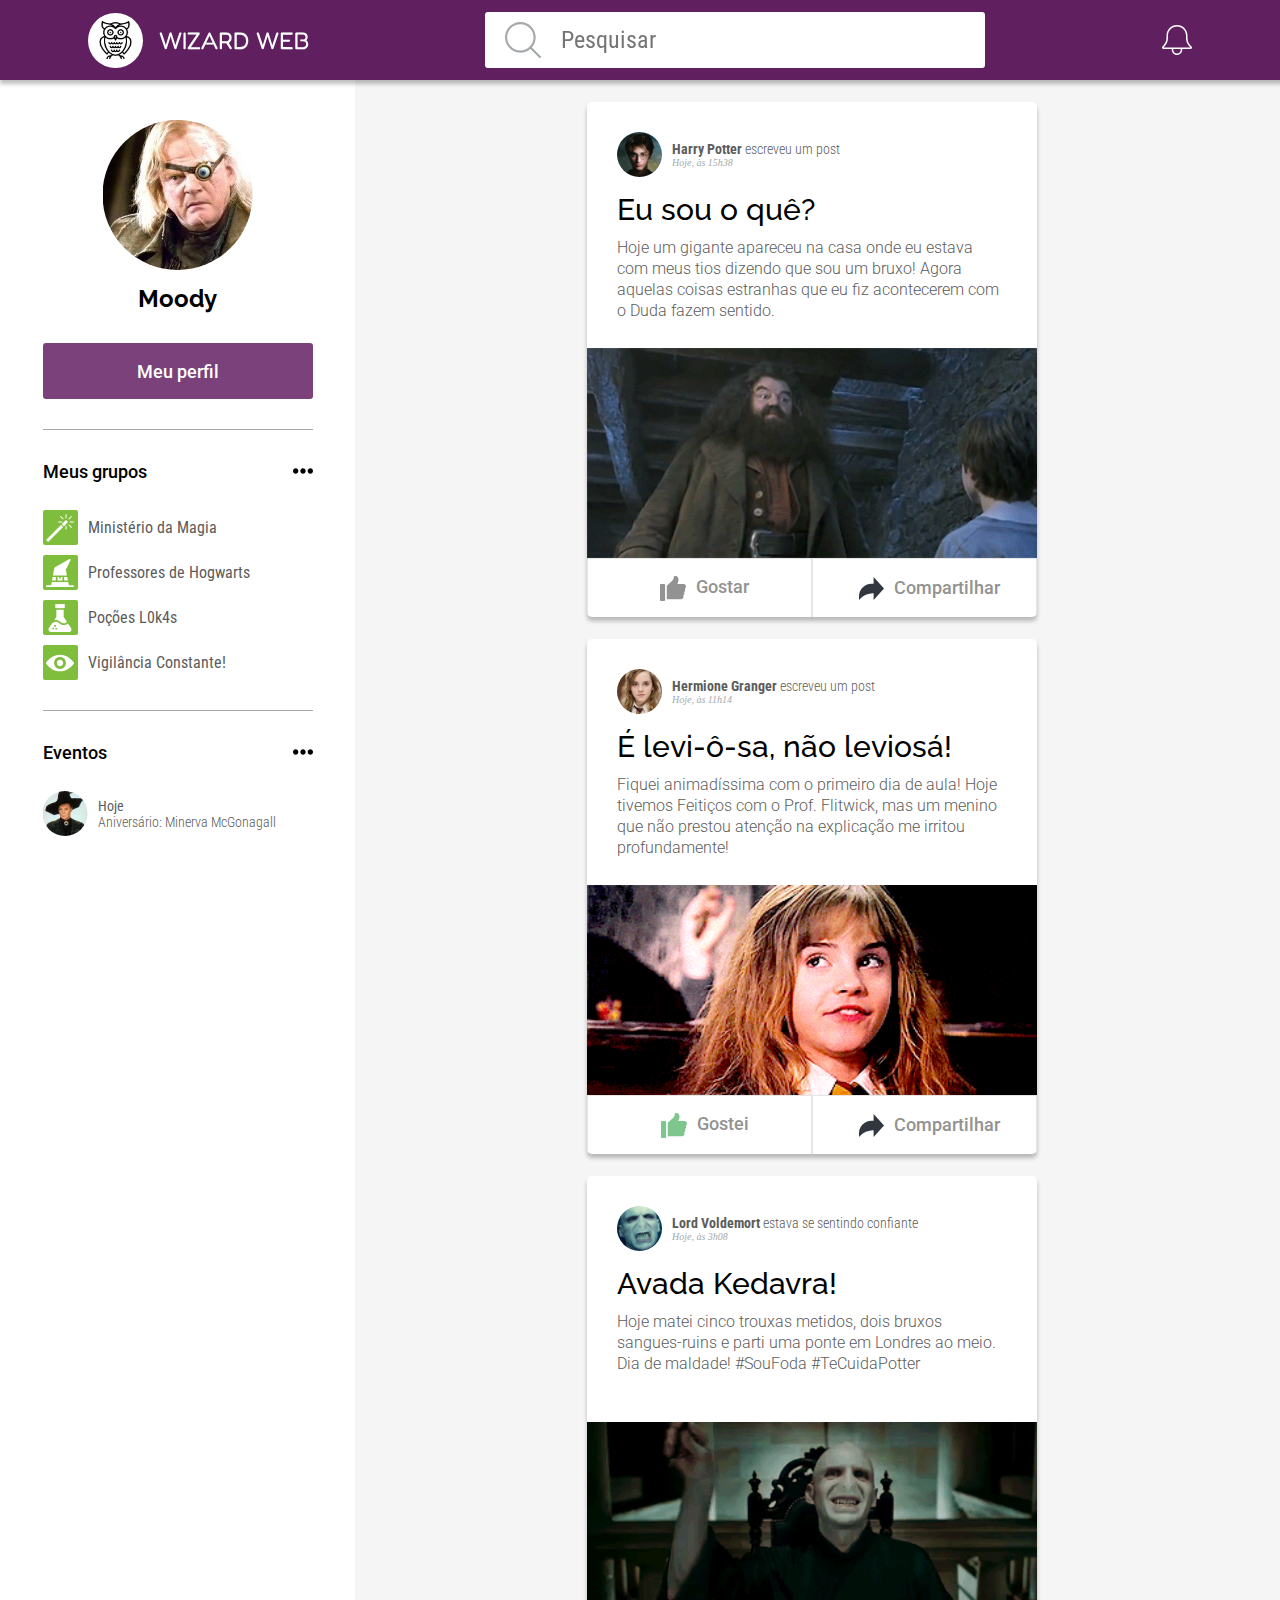
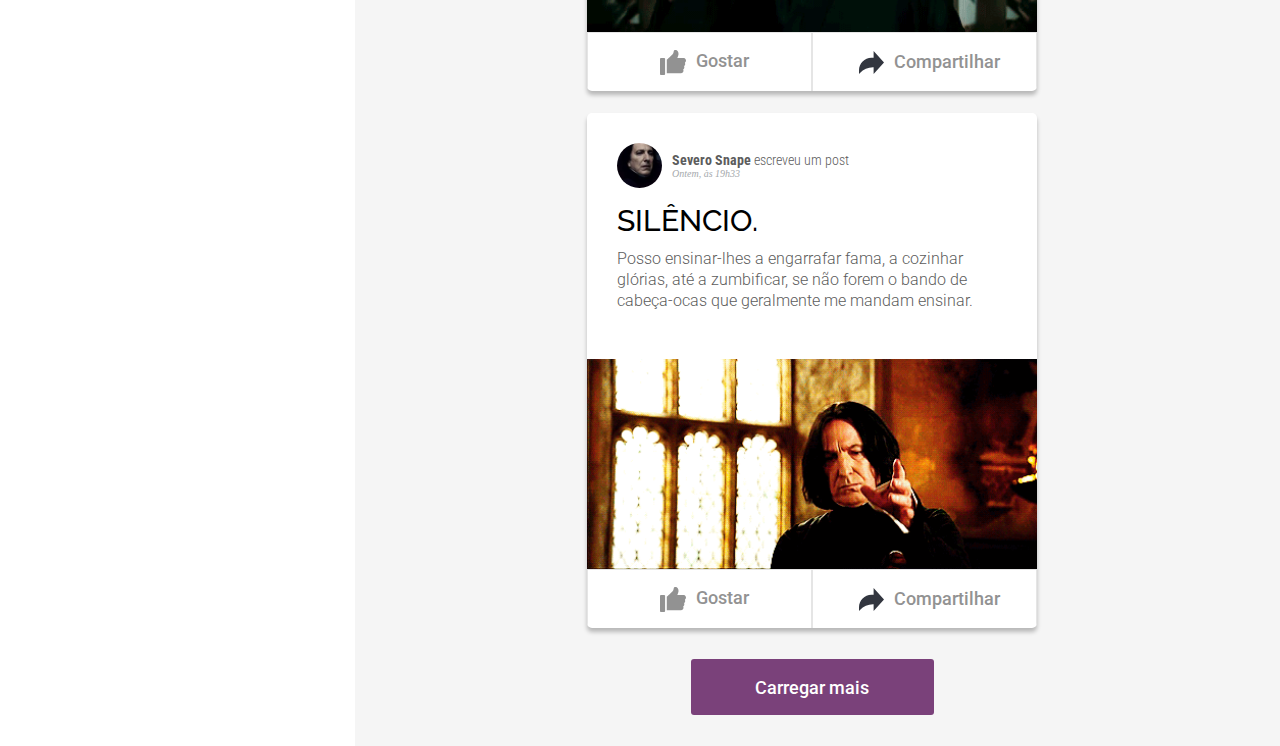
<file: index.html>
<!DOCTYPE html>
<html>
    <head>
        <title>Wizard Web</title>
        <meta charset="utf-8">
        <meta name="viewport" content="width=device-width, initial-scale=1">
        <link rel="stylesheet" href="css/main.css">
        <link rel="stylesheet" href="css/header.css">
        <link rel="stylesheet" href="css/feed.css">
        <link rel="stylesheet" href="css/event.css">
        <link rel="icon" href="img/icon.png">
        <link href="https://fonts.googleapis.com/css?family=Raleway:300,500|Roboto+Condensed:300,700|Roboto:300,400i,500|Fredoka+One" rel="stylesheet">
    </head>
    
    <body>
        <header class="header">
            <label for="toggle" class="button">
                <img src="img/menu.svg">
            </label>
            <a href="index.html" id="wizard-web-logo">
                <div id="wizard-web-icon">
                    <img src="img/icon.png">
                </div>
                <div id="wizard-web-lettering">
                    WIZARD WEB
                </div>
            </a>
            <div id="search-bar">
                <div id="search-content">
                    <img src="img/magnifying-glass.svg">
                    <input id="search" type="search" placeholder="Pesquisar">
                </div>
            </div>
            <div id="search-icon">
                <img src="img/white-magnifying-glass.svg">
            </div>
                <div id="notification-icon">
                <img src="img/ring.svg">
            </div>
        </header>
        <input type="checkbox" id="toggle"></input>
        <div class="sidebar">
            <div class="profile-info">
                <img class="profile-image" src="img/moody.jpg" alt="Moody">
                <div class="username">
                    Moody
                </div>
                <div class="profile-button">
                    <div class="button-content">
                        Meu perfil
                    </div>
                </div>
            </div>
            <hr />
            <div class="section">
                <div class="section-name">
                    Meus grupos
                    <div class="more">
                        <img src="img/more.svg">
                    </div>
                </div>
                <div class="group-item">
                    <div id="group-icon">
                        <img src="img/001-magic-wand.svg">
                    </div>
                    <div class="group-name">
                        Ministério da Magia
                    </div>
                </div>
                <div class="group-item">
                    <div id="group-icon">
                        <img src="img/002-witch-hat.svg">
                    </div>
                    <div class="group-name">
                        Professores de Hogwarts
                    </div>
                </div>
                <div class="group-item">
                    <div id="group-icon">
                        <img src="img/003-chemistry.svg">
                    </div>
                    <div class="group-name">
                        Poções L0k4s
                    </div>
                </div>
                <div class="group-item">
                    <div id="group-icon">
                        <img src="img/004-eye.svg">
                    </div>
                    <div class="group-name">
                        Vigilância Constante!
                    </div>
                </div>
            </div>
            <hr />
            <div class="section">
                <div class="section-name">
                    Eventos
                    <div class="more">
                        <div class="drop-button">
                            <img src="img/more.svg">
                            <div class="more-options">
                                <div class="option-button">
                                    <div class="option">Ocultar</div>
                                </div>
                                <a href="../tcc-redesocial/event/event.html">
                                <div class="option-button">
                                    <div class="option">Criar evento</div>
                                </div>
                                </a>
                            </div>
                        </div>
                    </div>
                </div>
                <div class="event-info">
                    <img class="event-image" src="img/mcgonagall.jpg" alt="Minerva McGonagall">
                    <div class="event-details">
                        <p class="event-date">
                            <strong>Hoje</strong>
                        </p>
                        <p class="event-description">
                            Aniversário: Minerva McGonagall
                        </p>
                    </div>
                </div>
            </div>
        </div>
        <div class="main-container">
            <div class="post-container">
                <div class="post">
                    <div class="post-info">
                        <img class="profile-image" src="img/harry.jpg" alt="Harry Potter">
                        <div class="post-details">
                            <p class="post-action">
                                <span class="profile-name">Harry Potter</span> escreveu um post
                            </p>
                            <p class="post-time">Hoje, às 15h38</p>
                        </div>
                    </div>
                    <div class="post-body">
                        <div class="post-title">Eu sou o quê?</div>
                        <div class="post-description">Hoje um gigante apareceu na casa onde eu estava com meus tios dizendo que sou um bruxo! Agora aquelas coisas estranhas que eu fiz acontecerem com o Duda fazem sentido.</div>
                    </div>
                    <div class="post-image">
                        <img src="img/harry-post.gif" alt="Esta imagem pode conter um gigante conversando com Harry">
                    </div>
                    <div class="button-bar">
                        <div class="button">
                            <div class="button-content">
                                <img id="like-icon" src="img/like.svg" alt="Gostar">Gostar
                            </div>
                        </div>
                        <div class="button">
                            <div class="button-content">
                                <img id="share-icon" src="img/share.svg" alt="Compartilhar">Compartilhar
                            </div>
                        </div>
                    </div>
                </div>
                <div class="post">
                    <div class="post-info">
                        <img class="profile-image" src="img/hermione.jpg" alt="Hermione Granger">
                        <div class="post-details">
                            <p class="post-action">
                                <span class="profile-name">Hermione Granger</span> escreveu um post
                            </p>
                            <p class="post-time">Hoje, às 11h14</p>
                        </div>
                    </div>
                    <div class="post-body">
                        <div class="post-title">É levi-ô-sa, não leviosá!</div>
                        <div class="post-description">Fiquei animadíssima com o primeiro dia de aula! Hoje tivemos Feitiços com o Prof. Flitwick, mas um menino que não prestou atenção na explicação me irritou profundamente!</div>
                    </div>
                    <div class="post-image">
                        <img src="img/hermione-post.gif" alt="Esta imagem pode conter uma sabe-tudo de 11 anos">
                    </div>
                    <div class="button-bar">
                        <div class="button">
                            <div class="button-content">
                                <img id="like-icon" src="img/liked.svg" alt="Gostar">Gostei
                            </div>
                        </div>
                        <div class="button">
                            <div class="button-content">
                                <img id="share-icon" src="img/share.svg" alt="Compartilhar">Compartilhar
                            </div>
                        </div>
                    </div>
                </div>
                <div class="post">
                    <div class="post-info">
                        <img class="profile-image" src="img/voldemort.jpg" alt="Lord Voldemort">
                        <div class="post-details">
                            <p class="post-action">
                                <span class="profile-name">Lord Voldemort</span> estava se sentindo confiante
                            </p>
                            <p class="post-time">Hoje, às 3h08</p>
                        </div>
                    </div>
                    <div class="post-body">
                        <div class="post-title">Avada Kedavra!</div>
                        <div class="post-description">Hoje matei cinco trouxas metidos, dois bruxos sangues-ruins e parti uma ponte em Londres ao meio. Dia de maldade! #SouFoda #TeCuidaPotter</div>
                    </div>
                    <div class="post-image">
                        <img src="img/voldemort-post.gif" alt="Esta imagem pode conter você-sabe-quem">
                    </div>
                    <div class="button-bar">
                        <div class="button">
                            <div class="button-content">
                                <img id="like-icon" src="img/like.svg" alt="Gostar">Gostar
                            </div>
                        </div>
                        <div class="button">
                            <div class="button-content">
                                <img id="share-icon" src="img/share.svg" alt="Compartilhar">Compartilhar
                            </div>
                        </div>
                    </div>
                </div>
                <div class="post">
                    <div class="post-info">
                        <img class="profile-image" src="img/snape.jpg" alt="Severo Snape">
                        <div class="post-details">
                            <p class="post-action">
                                <span class="profile-name">Severo Snape</span> escreveu um post
                            </p>
                            <p class="post-time">Ontem, às 19h33</p>
                        </div>
                    </div>
                    <div class="post-body">
                        <div class="post-title">SILÊNCIO.</div>
                        <div class="post-description">Posso ensinar-lhes a engarrafar fama, a cozinhar glórias, até a zumbificar, se não forem o bando de cabeça-ocas que geralmente me mandam ensinar.</div>
                    </div>
                    <div class="post-image">
                        <img src="img/snape-post.gif" alt="Esta imagem pode conter o melhor personagem da saga">
                    </div>
                    <div class="button-bar">
                        <div class="button">
                            <div class="button-content">
                                <img id="like-icon" src="img/like.svg" alt="Gostar">Gostar
                            </div>
                        </div>
                        <div class="button">
                            <div class="button-content">
                                <img id="share-icon" src="img/share.svg" alt="Compartilhar">Compartilhar
                            </div>
                        </div>
                    </div>
                </div>
            </div>
            <div class="load-button">
                <div class="button-content">
                    Carregar mais
                </div>
            </div>
        </div>
    </body>
</html>
</file>
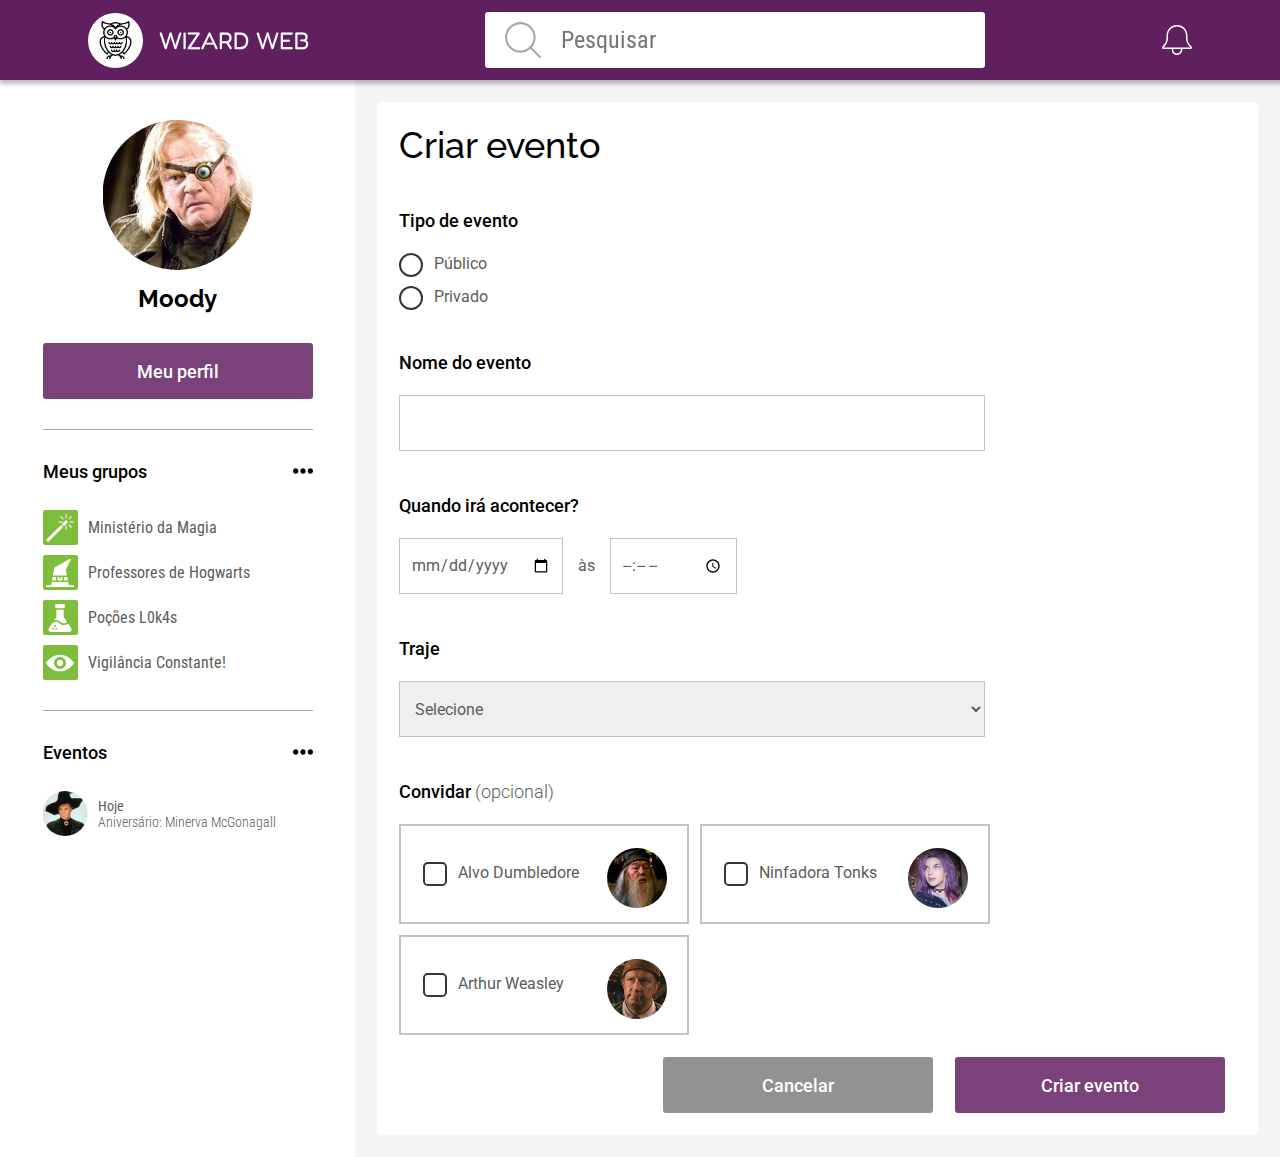
<file: event/event.html>
<!DOCTYPE html>
<html>
    <head>
        <title>Wizard Web</title>
        <meta charset="utf-8">
        <meta name="viewport" content="width=device-width, initial-scale=1">
        <link rel="stylesheet" href="../css/event.css">
        <link rel="stylesheet" href="../css/main.css">
        <link rel="stylesheet" href="../css/header.css">
        <link rel="stylesheet" href="../css/feed.css">
        <link rel="icon" href="../img/icon.png">
        <link href="https://fonts.googleapis.com/css?family=Raleway:300,500|Roboto+Condensed:300,700|Roboto:300,400i,500|Fredoka+One" rel="stylesheet">
    </head>
    
    <body>
        <header class="header">
            <label for="toggle" class="button">
                <img src="../img/menu.svg">
            </label>
            <a href="../index.html" id="wizard-web-logo">
                <div id="wizard-web-icon">
                    <img src="../img/icon.png">
                </div>
                <div id="wizard-web-lettering">
                    WIZARD WEB
                </div>
            </a>
            <div id="search-bar">
                <div id="search-content">
                    <img src="../img/magnifying-glass.svg">
                    <input id="search" type="search" placeholder="Pesquisar">
                </div>
            </div>
            <div id="search-icon">
                <img src="../img/white-magnifying-glass.svg">
            </div>
            <div id="notification-icon">
                <img src="../img/ring.svg">
            </div>
        </header>
        <input type="checkbox" id="toggle"></input>
        <div class="sidebar">
            <div class="profile-info">
                <img class="profile-image" src="../img/moody.jpg" alt="Moody">
                <div class="username">
                    Moody
                </div>
                <div class="profile-button">
                    <div class="button-content">
                        Meu perfil
                    </div>
                </div>
            </div>
            <hr />
            <div class="section">
                <div class="section-name">
                    Meus grupos
                    <div class="more">
                        <img src="../img/more.svg">
                    </div>
                </div>
                <div class="group-item">
                    <div id="group-icon">
                        <img src="../img/001-magic-wand.svg">
                    </div>
                    <div class="group-name">
                        Ministério da Magia
                    </div>
                </div>
                <div class="group-item">
                    <div id="group-icon">
                        <img src="../img/002-witch-hat.svg">
                    </div>
                    <div class="group-name">
                        Professores de Hogwarts
                    </div>
                </div>
                <div class="group-item">
                    <div id="group-icon">
                        <img src="../img/003-chemistry.svg">
                    </div>
                    <div class="group-name">
                        Poções L0k4s
                    </div>
                </div>
                <div class="group-item">
                    <div id="group-icon">
                        <img src="../img/004-eye.svg">
                    </div>
                    <div class="group-name">
                        Vigilância Constante!
                    </div>
                </div>
            </div>
            <hr />
            <div class="section">
                <div class="section-name">
                    Eventos
                    <div class="more">
                        <div class="drop-button">
                            <img src="../img/more.svg">
                            <div class="more-options">
                                <div class="option-button">
                                    <div class="option">Ocultar</div>
                                </div>
                                <a href="event.html">
                                <div class="option-button">
                                    <div class="option">Criar evento</div>
                                </div>
                                </a>
                            </div>
                        </div>
                    </div>
                </div>
                <div class="event-info">
                    <img class="event-image" src="../img/mcgonagall.jpg" alt="Minerva McGonagall">
                    <div class="event-details">
                        <p class="event-date">
                            <strong>Hoje</strong>
                        </p>
                        <p class="event-description">
                            Aniversário: Minerva McGonagall
                        </p>
                    </div>
                </div>
            </div>
        </div>
        <div class="main-container">
            <div class="event-container">
                <h1>Criar evento</h1>
                
                <h2>Tipo de evento</h2>
                <label class="radio">Público
                    <input type="radio" name="tipo-evento" value="publico">
                    <span class="checkmark"></span>
                </label>
                <label class="radio">Privado
                    <input type="radio" name="tipo-evento" value="privado">
                    <span class="checkmark"></span>
                </label>
                
                <h2>Nome do evento</h2>
                <input type="text" name="nome-evento"><br>
                
                <h2>Quando irá acontecer?</h2>
                <input type="date" name="data-evento">
                <span style="padding: 11px; font-family: 'Roboto';font-style: normal;font-weight: normal;line-height: 22px;font-size: 16px;color: #5C5C5C">às</span>
                <input type="time" name="hora-evento">
                
                <h2>Traje</h2>
                <select>
                    <option hidden>Selecione</option>
                    <option value="bruxo">Vestes de bruxo</option>
                    <option value="gala">Traje de gala</option>
                    <option value="trouxa">Roupa de trouxa</option>
                </select>

                <h2>Convidar <span style="font-weight: 300;color: #5C5C5C">(opcional)</span></h2>
                <div class="guest-suggestions">
                    <label class="checkbox">
                        <div class="guest-box">
                            <div class="guest">
                                <input type="checkbox" name="alvo-dumbledore" value="Alvo Dumbledore">
                                <span class="checkmark"></span>
                                <div class="guest-name">Alvo Dumbledore</div>
                            </div>
                            <img class="profile-image" src="../img/dumbledore.jpg" alt="Alvo Dumbledore">
                        </div>
                    </label>
                    <label class="checkbox">
                        <div class="guest-box">
                            <div class="guest">
                                <input type="checkbox" name="ninfadora-tonks" value="Ninfadora Tonks">
                                <span class="checkmark"></span>
                                <div class="guest-name">Ninfadora Tonks</div>
                            </div>
                            <img class="profile-image" src="../img/tonks.jpg" alt="Ninfadora Tonks">
                        </div>
                    </label>
                    <label class="checkbox">
                        <div class="guest-box">
                            <div class="guest">
                                <input type="checkbox" name="arthur-weasley" value="Arthur Weasley">
                                <span class="checkmark"></span>
                                <div class="guest-name">Arthur Weasley</div>
                            </div>
                            <img class="profile-image" src="../img/arthur.jpg" alt="Arthur Weasley">
                        </div>
                    </label>
                </div>
                <div class="button-line">
                    <div class="submit-button">
                        <div class="button-content">
                            Criar evento
                        </div>
                    </div>
                    <div class="cancel-button">
                        <div class="button-content">
                            Cancelar
                        </div>
                    </div>
                </div>
            </div>
        </div>
    </body>
</html>
</file>
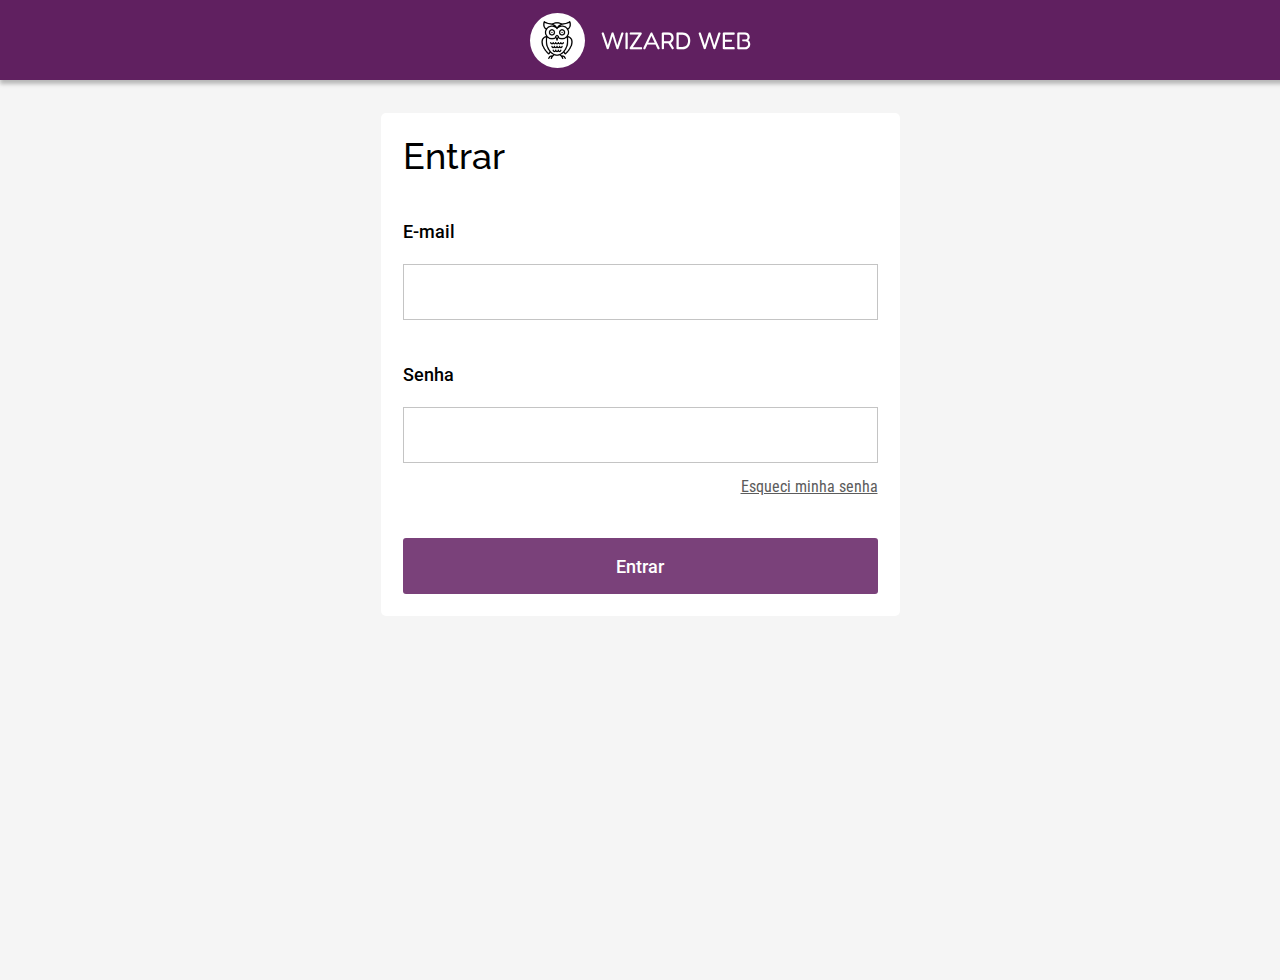
<file: login/login.html>
<!DOCTYPE html>
<html>
    <head>
        <title>Wizard Web</title>
        <meta charset="utf-8">
        <meta name="viewport" content="width=device-width, initial-scale=1">
        <link rel="stylesheet" href="../css/main.css">
        <link rel="stylesheet" href="../css/header.css">
        <link rel="stylesheet" href="../css/login.css">
        <link rel="icon" href="../img/icon.png">
        <link href="https://fonts.googleapis.com/css?family=Raleway:300,500|Roboto+Condensed:300,700|Roboto:300,400i,500|Fredoka+One" rel="stylesheet">
    </head>
    
    <body>
        <header class="header">
            <div id="wizard-web-logo">
                <div id="wizard-web-icon">
                    <img src="../img/icon.png">
                </div>
                <div id="wizard-web-lettering">
                    WIZARD WEB
                </div>
            </div>
        </header>

        <div class="login-main-container">
            <div class="login-container">
                <h1>Entrar</h1>

                <h2>E-mail</h2>
                <input type="text" name="email">

                <h2>Senha</h2>
                <input type="password" name="senha">
                <p class="forgot-password">
                    Esqueci minha senha
                </p>

                <a href="../index.html">
                    <div class="login-button">
                        <div class="button-content">
                            Entrar
                        </div>
                    </div>
                </a>
            </div>
        </div>
    </body>
</html>
</file>
<file: css/main.css>
html {
    height: 100%;
}

body {
    margin: 0;
    display: flex;
    position: relative;
    min-height: 100%;
}

.main-container {
    background-color: #F5F5F5;
    position: relative;
    top: 80px;
    width: 100%;
    height: 100%;
    padding: 11px;
    padding-left: 355px;
}

h1 {
    font-family: 'Raleway';
    font-style: normal;
    font-weight: 500;
    line-height: normal;
    font-size: 36px;
    color: #000000;
    margin-block-start: 0px;
    margin-block-end: 22px;
}

h2 {
    font-family: 'Roboto';
    font-style: normal;
    font-weight: 500;
    line-height: normal;
    font-size: 18px;
    color: #000000;
    margin-block-start: 44px;
    margin-block-end: 22px;
    margin-inline-start: 0px;
    margin-inline-end: 0px;
}

input, select {
    width: 70%;
    height: 56px;
    border: 1px solid #C4C4C4;
    box-sizing: border-box;
    font-family: 'Roboto';
    font-style: normal;
    font-weight: normal;
    line-height: 22px;
    font-size: 16px;
    color: #5C5C5C;
    padding: 11px;
}

input[type="date" i], input[type="time" i], input[type="checkbox" i] {
    width: fit-content;
    min-width: fit-content;
}

input[type="radio" i] {
    width: 0;
    height: 0;
    margin: 0;
    padding: 0;
}

.radio {
    display: block;
    position: relative;
    padding-left: 35px;
    margin: 11px 0px;
    cursor: pointer;
    font-family: 'Roboto';
    font-style: normal;
    font-weight: normal;
    line-height: 22px;
    font-size: 16px;
    color: #5C5C5C;
}

.radio input, .checkbox input {
    position: absolute;
    opacity: 0;
    cursor: pointer;
}

.radio .checkmark {
    position: absolute;
    top: 0;
    left: 0;
    height: 20px;
    width: 20px;
    background-color: #FFF;
    border: 2px solid #32363F;
}

.radio .checkmark {
    border-radius: 50%;
}

.checkbox .checkmark {
    border-radius: 20%;
}

.checkmark:after {
    content: "";
    position: relative;
    display: none;
}

input:checked ~ .checkmark:after {
    display: block;
}

.radio .checkmark:after {
    top: 4px;
    left: 4px;
    width: 12px;
    height: 12px;
    border-radius: 50%;
    background: #32363F;
}

.checkbox .checkmark:after {
    left: 6px;
    top: 2px;
    width: 5px;
    height: 10px;
    border: solid #FFF;
    border-width: 0 3px 3px 0;
    transform: rotate(45deg);
}

.checkbox input:checked ~ .checkmark {
    background-color: #32363F;
}

.sidebar {
    width: 355px;
    height: 100%;
    background-color: #FFFFFF;
    left: 0px;
    top: 80px;
    position: absolute;
    z-index: 1;
    animation: open 0.4s;
}

.profile-info {
    margin-top: 10px;
    padding: 30px;
    text-align: center;
}

.sidebar .profile-image {
    clip-path: circle(at center);
    width: 150px;
    height: 150px;
}

.username {
    font-family: Raleway;
    font-style: normal;
    font-weight: bold;
    line-height: normal;
    font-size: 24px;
    color: #000000;
    padding: 10px;
}

.profile-button {
    background-color: #7a417a;
    border-radius: 3px;
    width: 270px;
    height: 56px;
    text-align: center;
    margin: 20px auto 0px;
    display: flex;
}

.profile-button:hover {
    background-color: #602060;
}

.button-content {
    margin: auto;
    color: #FFFFFF;
    font-family: 'Roboto';
    font-style: normal;
    font-weight: 500;
    font-size: 18px;
}

hr {
    height: 1px;
    width: 270px;
    border: 0;
    border-top: 1px solid #A5A9AC;
    margin: auto;
}

.section-name {
    font-family: 'Roboto';
    font-style: normal;
    font-weight: 500;
    line-height: normal;
    font-size: 18px;
    color: #000000;
    display: flex;
    justify-content: space-between;
    padding-bottom: 20px;
}

.more {
    width: 20px;
    position: relative;
    display: inline-block;
}

.section {
    width: 270px;
    margin: auto;
    padding: 30px;
    padding-bottom: 25px;
    justify-content: space-around;
}

.group-item {
    display: flex;
    padding: 5px 0px;
}

.group-name {
    font-family: 'Roboto Condensed';
    font-style: normal;
    font-weight: normal;
    line-height: 15px;
    font-size: 16px;
    color: #5C5C5C;
    padding: 0px 10px;
    margin: auto 0px;
}

#group-icon {
    width: 35px;
    height: 35px;
    background: #7fbd3d;
    border-radius: 2px;
    display: flex;
}

#group-icon img {
    width: 80%;
    margin: auto;
}

.event-info {
    display: flex;
    padding: 5px 0px;
 }

.event-image {
    clip-path: circle(at center);
    width: 45px;
    height: 45px;
}

.event-details {
    padding-left: 10px;
    margin: auto 0px;
}

.event-date, .event-description {
    margin: 0px;
    font-family: 'Roboto Condensed';
    font-style: normal;
    font-weight: 300;
    font-size: 14px;
    color: #5C5C5C;
}

.more-options {
    width: 150px;
    background: #FFFFFF;
    border: 1px solid #E5E5E5;
    box-sizing: border-box;
    box-shadow: 0px 4px 4px rgba(0, 0, 0, 0.25);
    right: 0;
    position: absolute;
    display: none;
    z-index: 2;
}

.option-button {
    background: #FFFFFF;
    color: #C5C5C5;
    height: 40px;
    font-family: 'Roboto Condensed';
    font-style: normal;
    font-weight: normal;
    line-height: 15px;
    font-size: 16px;
    display: flex;
}

.more:hover .more-options {
    display: block;
}

.option-button:hover {
    background: #7a417a;
    color: #FFFFFF;
}

.option {
    margin: auto 10px;
}

a {
    text-decoration: none;
}

@media (max-width: 867px) {
    .sidebar {
        display: none;
    }
    
    #wizard-web-lettering {
        display: none;
    }

    .main-container {
        padding-left: 11px;
    }
}

@media (min-width: 868px) {
    .sidebar {
        animation: none;
    }
}

@keyframes open {
    0% {
        left: -355px;
    }
    100% {
        left: 0;
    }
}
</file>
<file: css/header.css>
.header {
    top: 0;
    width: 100%;
    height: 80px;
    position: fixed;
    background-color: #602060;
    box-shadow: 0px 4px 4px rgba(0, 0, 0, 0.25);
    z-index: 2;
    display: flex;
    padding-right: 50px;
    justify-content: space-around;
}

.button {
    flex: 0;
    margin: auto 20px;
    display: none;
    cursor: pointer;
}

#toggle {
    display: none;
}

#toggle:checked ~ .sidebar {
    display: initial;
    position: absolute;
}

input[type="checkbox" i] {
    margin: 0px;
    height: 0px;
    width: 0px;
}

#wizard-web-logo {
    display: inline-flex;
    margin: auto 20px;    
}

#wizard-web-icon {
    width: 55px;
    height: 55px;
    background: #FFFFFF;
    border-radius: 50%;
    display: flex;
    margin: auto;
}

#wizard-web-icon img {
    width: 70%;
    margin: auto;
}

#wizard-web-lettering {
    font-family: 'Fredoka One';
    color: #FFFFFF;
    font-size: 24px;
    padding-left: 16px;
    margin: auto 0px;
    width: fit-content;
}

#search-bar {
    height: 56px;
    max-width: 500px;
    background: #FFFFFF;
    border-radius: 3px;
    display: flex;
    flex: 1;
    margin: auto 20px;
}

#search-content {
    display: flex;
    padding: 10px 20px;
    width: 100%;
}

#search-icon {
    display: none;
}

input[type="search" i] {
    width: 100%;
    height: auto;
    padding-left: 20px;
    font-family: 'Roboto Condensed';
    font-style: normal;
    font-weight: normal;
    line-height: 23px;
    font-size: 24px;
    color: #A5A9AC;
    border: none;
    outline: none;
}

#search::-webkit-search-cancel-button {
    display: none;
}

#notification-icon {
    display: flex;
    flex: 0;
    margin: auto 20px;
}

@media (max-width: 867px) {
    .button {
        display: inline-flex;
    }
}

@media (max-width: 520px) {
    #search-bar {
        display: none;
    }

    #search-icon {
        display: flex;
        flex: 0;
        margin: auto 20px;
    }
}
</file>
<file: css/feed.css>
.post-container {
    background-color: #F5F5F5;
    flex-wrap: wrap;
    flex-direction: row;
    display: flex;
    justify-content: center;
}

.post {
    background-color: #FFFFFF;
    max-width: 450px;
    min-height: 515px;
    margin: 11px;
    border-radius: 5px;
    box-shadow: 0 4px 4px rgba(0, 0, 0, 0.25);
    overflow: hidden;
    position: relative;
}

.post-info {
    padding: 30px 30px 15px 30px;
    display: flex;
 }

.post .profile-image {
    clip-path: circle(at center);
    width: 45px;
    height: 45px;
}

.post-details {
    padding-left: 10px;
    margin: auto 0px;
}

.post-action {
    margin: 0px;
    font-family: 'Roboto Condensed';
    font-style: normal;
    font-weight: 300;
    font-size: 14px;
    color: #5C5C5C;
}

.post .profile-name {
    font-weight: bold;
}

.post-time {
    margin: 0px;
    font-family: 'Segoe UI';
    font-style: italic;
    font-size: 10px;
    color: #A5A9AC;
}

.post-body {
    height: 156px;
    padding-left: 30px;
    padding-right: 30px;
}

.post-title {
    font-family: 'Raleway';
    font-style: normal;
    font-weight: 500;
    line-height: normal;
    font-size: 30px;
    color: #000000;
    padding-bottom: 10px;
}

.post-description {
    font-family: 'Roboto';
    font-style: normal;
    font-weight: 300;
    line-height: 21px;
    font-size: 16px;
    color: #5C5C5C;
}

.post-image {
    height: 210px;
    overflow: hidden;
}

.post-image img {
    height: 100%;
}

.button-bar {
    width: 100%;
    height: 59px;
    display: flex;
    position: absolute;
    bottom: 0px;
}

.button-bar .button {
    flex: 1;
    border: 1px solid #E5E5E5;
    margin: auto;
    height: 100%;
    display: flex;
}

.button-bar .button-content {
    font-family: 'Roboto';
    font-style: normal;
    font-weight: 500;
    font-size: 18px;
    text-align: center;
    color: #929292;
    margin: auto;
    display: flex;
    vertical-align: middle;
}

#like-icon {
    padding: 0px 10px;
}

#share-icon {
    padding: 0px 10px;
}

.load-button {
    background-color: #7a417a;
    border-radius: 3px;
    width: 243px;
    height: 56px;
    text-align: center;
    margin: 20px auto;
    display: flex;
}

.load-button:hover {
    background-color: #602060;
}

.button-content {
    margin: auto;
    color: #FFFFFF;
    font-family: 'Roboto';
    font-style: normal;
    font-weight: 500;
    font-size: 18px;
}

@media (max-width: 520px) {
    .post {
        min-width: 360px;
    }
}

input[type="checkbox" i] {
    margin: 0px;
    height: 0px;
    width: 0px;
}
</file>
<file: css/event.css>
.event-container {
    background-color: #FFFFFF;
    margin: 11px;
    border-radius: 5px;
    padding: 22px;
    max-width: fit-content;
    width: 100%;
    margin-left: 22px;
}

input, select {
    width: 70%;
    height: 56px;
    border: 1px solid #C4C4C4;
    box-sizing: border-box;
    font-family: 'Roboto';
    font-style: normal;
    font-weight: normal;
    line-height: 22px;
    font-size: 16px;
    color: #5C5C5C;
    padding: 11px;
}

input[type="date" i], input[type="time" i], input[type="checkbox" i] {
    width: fit-content;
    min-width: fit-content;
}

input[type="radio" i] {
    width: 0;
    height: 0;
    margin: 0;
    padding: 0;
}

.radio {
    display: block;
    position: relative;
    padding-left: 35px;
    margin: 11px 0px;
    cursor: pointer;
    font-family: 'Roboto';
    font-style: normal;
    font-weight: normal;
    line-height: 22px;
    font-size: 16px;
    color: #5C5C5C;
}

.radio input, .checkbox input {
    position: absolute;
    opacity: 0;
    cursor: pointer;
}

.radio .checkmark {
    position: absolute;
    top: 0;
    left: 0;
    height: 20px;
    width: 20px;
    background-color: #FFF;
    border: 2px solid #32363F;
}

.radio .checkmark {
    border-radius: 50%;
}

.checkbox .checkmark {
    border-radius: 20%;
}

.checkmark:after {
    content: "";
    position: relative;
    display: none;
}

input:checked ~ .checkmark:after {
    display: block;
}

.radio .checkmark:after {
    top: 4px;
    left: 4px;
    width: 12px;
    height: 12px;
    border-radius: 50%;
    background: #32363F;
}

.checkbox .checkmark:after {
    left: 6px;
    top: 2px;
    width: 5px;
    height: 10px;
    border: solid #FFF;
    border-width: 0 3px 3px 0;
    transform: rotate(45deg);
}

.checkbox input:checked ~ .checkmark {
    background-color: #32363F;
}

.guest-suggestions {
    flex-wrap: wrap;
    flex-direction: row;
    display: flex;
}

.guest-box {
    height: 100px;
    width: 290px;
    min-width: 100px;
    padding: 22px;
    border: 2px solid #C4C4C4;
    box-sizing: border-box;
    display: flex;
    margin: 11px;
    margin-inline-start: 0px;
    margin-block-start: 0px;
}

.guest-box:hover {
    border: 2px solid #32363F;
}

.checkbox {
    display: block;
    position: relative;
    cursor: pointer;
    font-family: 'Roboto';
    font-style: normal;
    font-weight: normal;
    line-height: 22px;
    font-size: 16px;
    color: #5C5C5C;
}

.guest {
    display: flex;
    margin: auto 0px;
}

.guest-name {
    padding: 0px 11px;
}

.guest-box .profile-image {
    clip-path: circle(at center);
    width: 60px;
    height: 60px;
    position: absolute;
    right: 0px;
    margin: 0px 33px;
}

.guest .checkmark {
    height: 20px;
    width: 20px;
    background-color: #FFF;
    border: 2px solid #32363F;
}

.guest input {
    height: auto;
}

.button-line {
    display: flex;
    flex-direction: row-reverse;
    justify-content: flex-start;
}

.cancel-button, .submit-button {
    border-radius: 3px;
    width: 100%;
    max-width: 270px;
    height: 56px;
    text-align: center;
    display: flex;
    margin-inline-start: 11px;
    margin-inline-end: 11px;
    margin-block-start: 11px;
}

.cancel-button {
    background-color: #929292;
}

.cancel-button:hover {
    background-color: #5e5e5e;
}

.submit-button {
    background-color: #7a417a;
}

.submit-button:hover {
    background-color: #602060;
}

.button-content {
    margin: auto;
    color: #FFFFFF;
    font-family: 'Roboto';
    font-style: normal;
    font-weight: 500;
    font-size: 18px;
}

@media (max-width: 520px) {
    .button-line {
        margin: 0px -22px -22px -22px;
    }

    .cancel-button, .submit-button {
        border-radius: 0px;
        width: 100%;
        margin: 22px 0px 0px 0px;
    }

    .guest-box, .checkbox {
        min-width: 100%;
        margin: 0px;
    }
}
</file>
<file: css/login.css>
.login-main-container {
    background-color: #F5F5F5;
    position: inherit;
    top: 80px;
    width: 100%;
    padding: 11px;
}

.login-container {
    background-color: #FFFFFF;
    border-radius: 5px;
    padding: 22px;
    max-width: 475px;
    margin: 22px auto;
}

.login-container input {
    width: 100%;
}

input[type="password" i] {
    font-size: 36px;
}

.forgot-password {
    font-family: 'Roboto Condensed';
    font-style: normal;
    font-weight: normal;
    line-height: 15px;
    font-size: 16px;
    text-decoration-line: underline;
    color: #5C5C5C;
    text-align: right;
}

.login-button {
    background-color: #7a417a;
    border-radius: 3px;
    height: 56px;
    text-align: center;
    margin: 44px auto 0;
    display: flex;
}

.button-content {
    margin: auto;
    color: #FFFFFF;
    font-family: 'Roboto';
    font-style: normal;
    font-weight: 500;
    font-size: 18px;
}

.login-button:hover {
    background-color: #602060;
}

@media (max-width: 867px) {
    #wizard-web-lettering {
        display: initial;
    }
}
</file>
